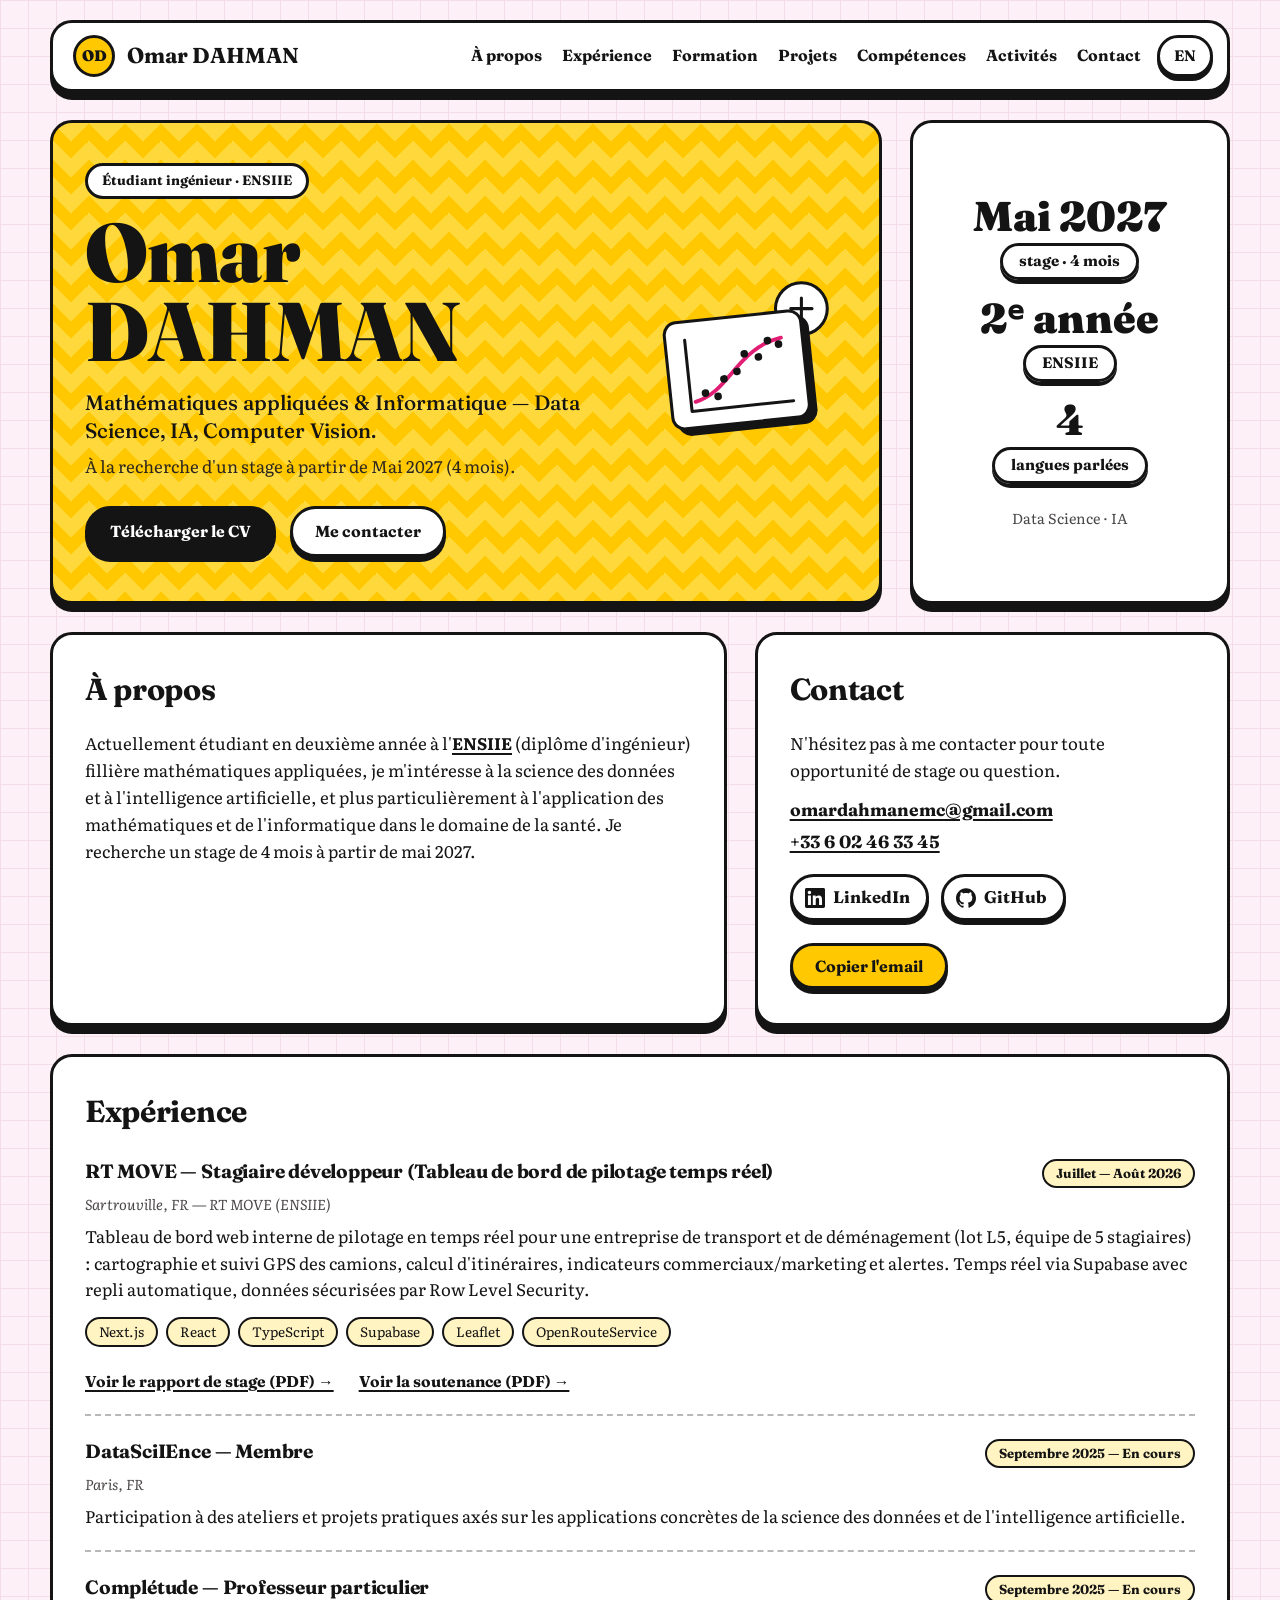
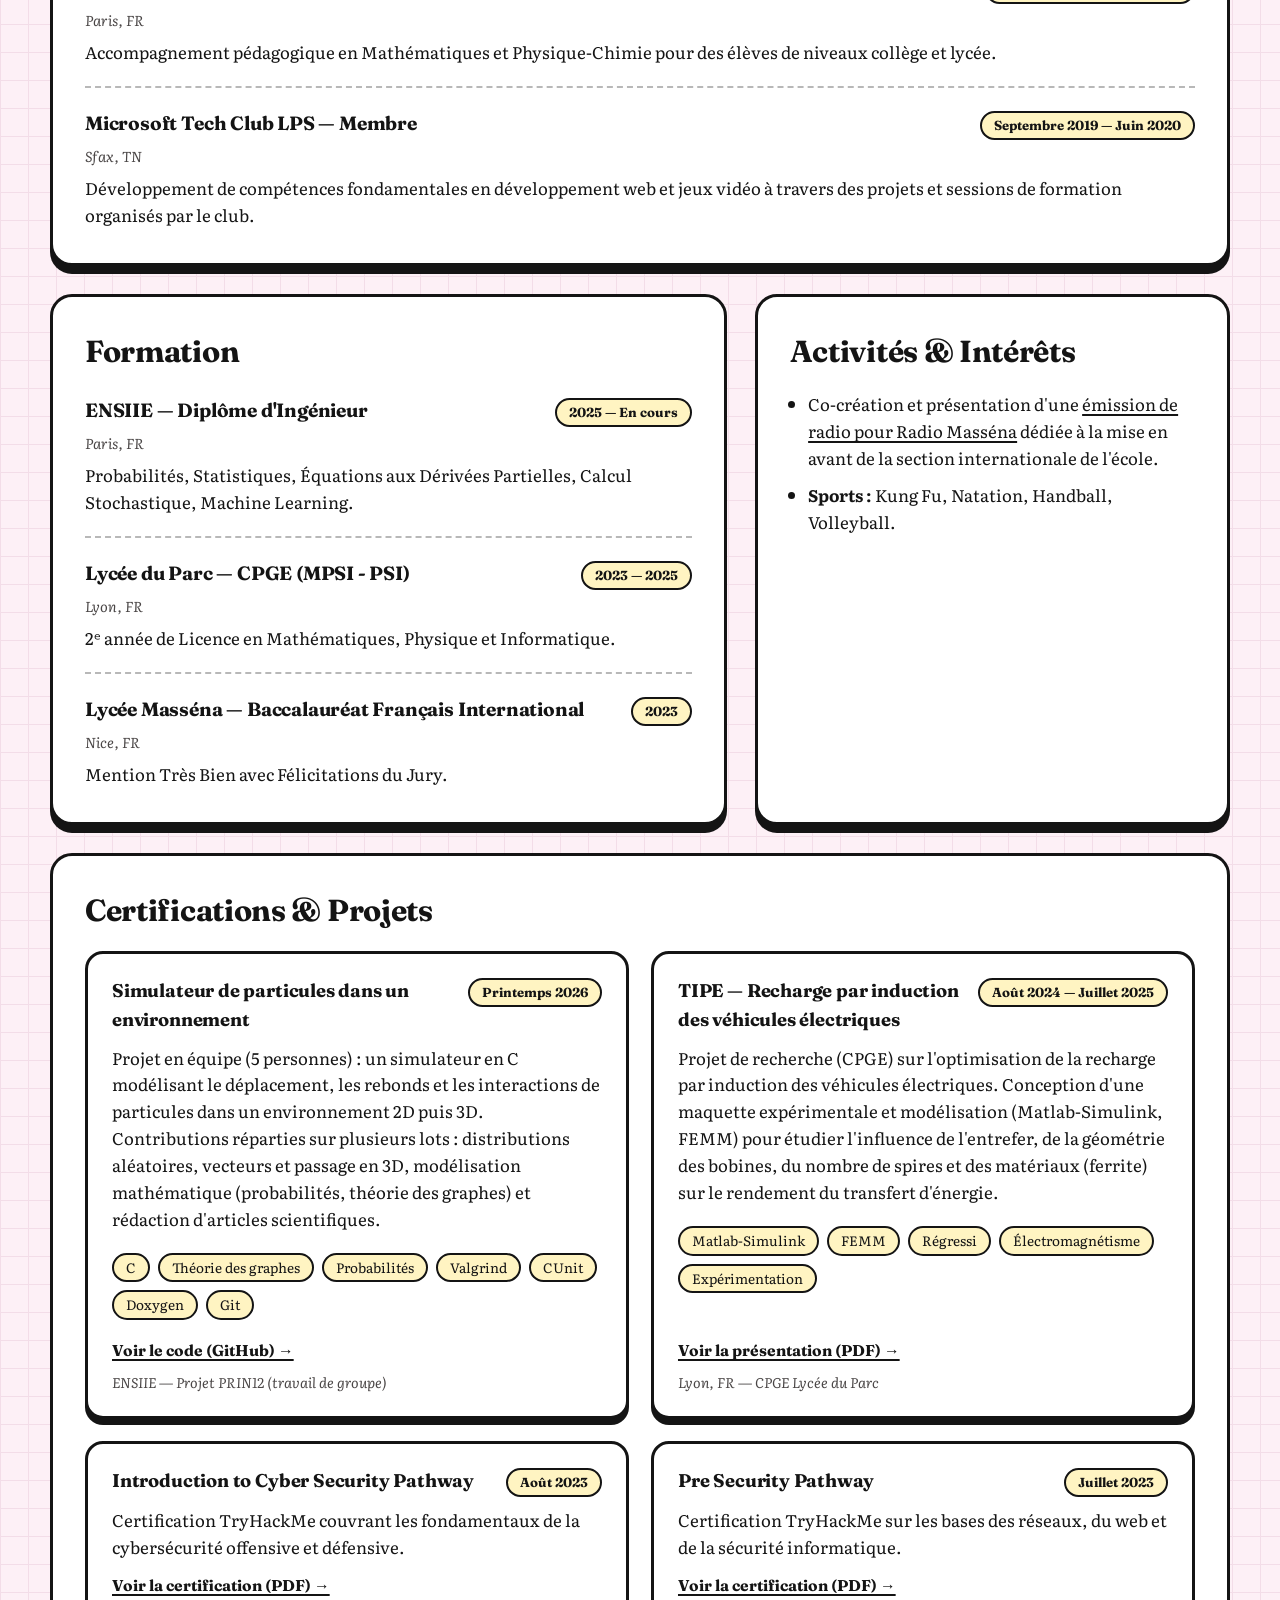
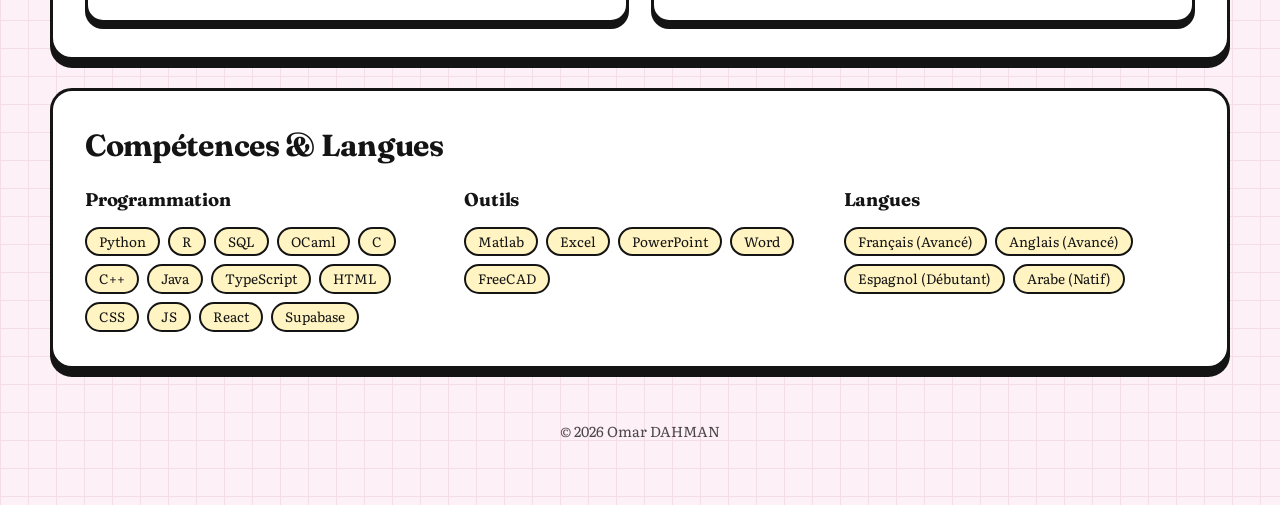
<file: index.html>
<!doctype html>
<html lang="fr">
<head>
<meta charset="UTF-8">
<meta name="viewport" content="width=device-width, initial-scale=1.0">
<title>Omar DAHMAN — Portfolio</title>
<meta name="description" content="Omar DAHMAN — Étudiant ingénieur ENSIIE, Data Science &amp; IA. Portfolio et CV.">
<link rel="icon" href="data:,">
<link rel="preconnect" href="https://fonts.googleapis.com">
<link rel="preconnect" href="https://fonts.gstatic.com" crossorigin>
<link rel="stylesheet" href="https://fonts.googleapis.com/css2?family=Fraunces:opsz,wght@9..144,500;9..144,700;9..144,900&family=Literata:opsz,wght@7..72,400;7..72,600&display=swap">
<link rel="stylesheet" href="styles.css?v=4">
</head>
<body>

<header class="nav">
  <div class="nav-inner">
    <a href="#top" class="nav-name"><span class="nav-logo" aria-hidden="true">OD</span>Omar DAHMAN</a>
    <nav class="nav-links">
      <a href="#about">À propos</a>
      <a href="#experience">Expérience</a>
      <a href="#education">Formation</a>
      <a href="#projects">Projets</a>
      <a href="#skills">Compétences</a>
      <a href="#activities">Activités</a>
      <a href="#contact">Contact</a>
    </nav>
    <a href="index-en.html" class="lang-switch" aria-label="View the English version">EN</a>
  </div>
</header>

<main id="top">

  <section class="hero-row span-12">
    <div class="hero">
      <div class="hero-text">
        <p class="hero-eyebrow">Étudiant ingénieur · ENSIIE</p>
        <h1>Omar DAHMAN</h1>
        <p class="hero-tagline">Mathématiques appliquées &amp; Informatique — Data Science, IA, Computer Vision.</p>
        <p class="hero-sub">À la recherche d'un stage à partir de Mai 2027 (4 mois).</p>
        <div class="hero-actions">
          <a href="assets/CV_Omar_DAHMAN_FR.pdf?v=3" class="btn btn-primary" download>Télécharger le CV</a>
          <a href="#contact" class="btn btn-ghost">Me contacter</a>
        </div>
      </div>
      <div class="hero-art" aria-hidden="true">
        <svg viewBox="0 0 260 240" fill="none" stroke="#141414" stroke-width="4" stroke-linecap="round" stroke-linejoin="round">
          <circle cx="200" cy="52" r="34" fill="#fff"/>
          <path d="M186 52h28M200 38v28" />
          <g transform="rotate(-6 120 140)">
            <rect x="34" y="70" width="180" height="140" rx="16" fill="#141414"/>
            <rect x="26" y="62" width="180" height="140" rx="16" fill="#fff"/>
            <path d="M52 86v94h134" />
            <path d="M58 168c30-6 46-30 68-48s38-22 52-24" stroke="#e11d74" stroke-width="5"/>
            <g fill="#141414" stroke="none">
              <circle cx="72" cy="158" r="5"/><circle cx="88" cy="164" r="5"/><circle cx="98" cy="142" r="5"/>
              <circle cx="116" cy="134" r="5"/><circle cx="128" cy="112" r="5"/><circle cx="146" cy="118" r="5"/>
              <circle cx="160" cy="98" r="5"/><circle cx="174" cy="104" r="5"/>
            </g>
          </g>
        </svg>
      </div>
    </div>
    <aside class="stats">
      <div class="stat"><span class="stat-num">Mai 2027</span><span class="stat-label">stage · 4 mois</span></div>
      <div class="stat"><span class="stat-num">2ᵉ année</span><span class="stat-label">ENSIIE</span></div>
      <div class="stat"><span class="stat-num">4</span><span class="stat-label">langues parlées</span></div>
      <p class="stats-foot">Data Science · IA</p>
    </aside>
  </section>

  <section id="about" class="section span-7">
    <h2>À propos</h2>
    <p>
      Actuellement étudiant en deuxième année à l'<a href="https://www.ensiie.fr/" target="_blank" rel="noopener"><strong>ENSIIE</strong></a> (diplôme d'ingénieur) fillière mathématiques appliquées, je m'intéresse
      à la science des données et à l'intelligence artificielle, et plus particulièrement à l'application des mathématiques et de l'informatique dans le domaine de la santé. Je recherche un stage de 4 mois à partir de mai 2027.
    </p>
  </section>

  <section id="contact" class="section span-5">
    <h2>Contact</h2>
    <p>N'hésitez pas à me contacter pour toute opportunité de stage ou question.</p>
    <div class="contact-links">
      <a href="mailto:omardahmanemc@gmail.com">omardahmanemc@gmail.com</a>
      <a href="tel:+33602463345">+33 6 02 46 33 45</a>
    </div>
    <div class="socials">
      <a class="social" href="https://www.linkedin.com/in/omar-dahman-4181222b3/" target="_blank" rel="noopener"><svg viewBox="0 0 24 24" aria-hidden="true"><path d="M20.447 20.452h-3.554v-5.569c0-1.328-.027-3.037-1.852-3.037-1.853 0-2.136 1.445-2.136 2.939v5.667H9.351V9h3.414v1.561h.046c.477-.73 1.637-1.68 3.37-1.68 3.601 0 4.267 2.37 4.267 5.455v6.286zM5.337 7.433c-1.144 0-2.063-.926-2.063-2.065 0-1.138.92-2.063 2.063-2.063 1.14 0 2.064.925 2.064 2.063 0 1.139-.925 2.065-2.064 2.065zm1.782 13.019H3.555V9h3.564v11.452zM22.225 0H1.771C.792 0 0 .774 0 1.729v20.542C0 23.227.792 24 1.771 24h20.451C23.2 24 24 23.227 24 22.271V1.729C24 .774 23.2 0 22.222 0h.003z"/></svg>LinkedIn</a>
      <a class="social" href="https://github.com/omar-dahman" target="_blank" rel="noopener"><svg viewBox="0 0 24 24" aria-hidden="true"><path d="M12 .297c-6.63 0-12 5.373-12 12 0 5.303 3.438 9.8 8.205 11.385.6.113.82-.258.82-.577 0-.285-.01-1.04-.015-2.04-3.338.724-4.042-1.61-4.042-1.61C4.422 18.07 3.633 17.7 3.633 17.7c-1.087-.744.084-.729.084-.729 1.205.084 1.838 1.236 1.838 1.236 1.07 1.835 2.809 1.305 3.495.998.108-.776.417-1.305.76-1.605-2.665-.3-5.466-1.332-5.466-5.93 0-1.31.465-2.38 1.235-3.22-.135-.303-.54-1.523.105-3.176 0 0 1.005-.322 3.3 1.23.96-.267 1.98-.399 3-.405 1.02.006 2.04.138 3 .405 2.28-1.552 3.285-1.23 3.285-1.23.645 1.653.24 2.873.12 3.176.765.84 1.23 1.91 1.23 3.22 0 4.61-2.805 5.625-5.475 5.92.42.36.81 1.096.81 2.22 0 1.606-.015 2.896-.015 3.286 0 .315.21.69.825.57C20.565 22.092 24 17.592 24 12.297c0-6.627-5.373-12-12-12"/></svg>GitHub</a>
    </div>
    <button class="btn btn-yellow copy-btn" type="button" data-copy="omardahmanemc@gmail.com" data-done="Copié !">Copier l'email</button>
  </section>

  <section id="experience" class="section span-12">
    <h2>Expérience</h2>
    <ul class="timeline">
      <li>
        <div class="timeline-head">
          <h3>RT MOVE — Stagiaire développeur (Tableau de bord de pilotage temps réel)</h3>
          <span class="timeline-date">Juillet — Août 2026</span>
        </div>
        <p class="timeline-loc">Sartrouville, FR — RT MOVE (ENSIIE)</p>
        <p>Tableau de bord web interne de pilotage en temps réel pour une entreprise de transport et de déménagement (lot L5, équipe de 5 stagiaires) : cartographie et suivi GPS des camions, calcul d'itinéraires, indicateurs commerciaux/marketing et alertes. Temps réel via Supabase avec repli automatique, données sécurisées par Row Level Security.</p>
        <ul class="card-tech">
          <li>Next.js</li><li>React</li><li>TypeScript</li><li>Supabase</li><li>Leaflet</li><li>OpenRouteService</li>
        </ul>
        <a class="card-link" href="assets/Rapport_stage_RT_MOVE_Omar_DAHMAN_FR.pdf?v=2" target="_blank" rel="noopener">Voir le rapport de stage (PDF) →</a>
        <a class="card-link" href="assets/Soutenance_stage_RT_MOVE_Omar_DAHMAN.pdf" target="_blank" rel="noopener">Voir la soutenance (PDF) →</a>
      </li>
      <li>
        <div class="timeline-head">
          <h3>DataSciIEnce — Membre</h3>
          <span class="timeline-date">Septembre 2025 — En cours</span>
        </div>
        <p class="timeline-loc">Paris, FR</p>
        <p>Participation à des ateliers et projets pratiques axés sur les applications concrètes de la science des données et de l'intelligence artificielle.</p>
      </li>
      <li>
        <div class="timeline-head">
          <h3>Complétude — Professeur particulier</h3>
          <span class="timeline-date">Septembre 2025 — En cours</span>
        </div>
        <p class="timeline-loc">Paris, FR</p>
        <p>Accompagnement pédagogique en Mathématiques et Physique-Chimie pour des élèves de niveaux collège et lycée.</p>
      </li>
      <li>
        <div class="timeline-head">
          <h3>Microsoft Tech Club LPS — Membre</h3>
          <span class="timeline-date">Septembre 2019 — Juin 2020</span>
        </div>
        <p class="timeline-loc">Sfax, TN</p>
        <p>Développement de compétences fondamentales en développement web et jeux vidéo à travers des projets et sessions de formation organisés par le club.</p>
      </li>
    </ul>
  </section>

  <section id="education" class="section span-7">
    <h2>Formation</h2>
    <ul class="timeline">
      <li>
        <div class="timeline-head">
          <h3>ENSIIE — Diplôme d'Ingénieur</h3>
          <span class="timeline-date">2025 — En cours</span>
        </div>
        <p class="timeline-loc">Paris, FR</p>
        <p>Probabilités, Statistiques, Équations aux Dérivées Partielles, Calcul Stochastique, Machine Learning.</p>
      </li>
      <li>
        <div class="timeline-head">
          <h3>Lycée du Parc — CPGE (MPSI - PSI)</h3>
          <span class="timeline-date">2023 — 2025</span>
        </div>
        <p class="timeline-loc">Lyon, FR</p>
        <p>2ᵉ année de Licence en Mathématiques, Physique et Informatique.</p>
      </li>
      <li>
        <div class="timeline-head">
          <h3>Lycée Masséna — Baccalauréat Français International</h3>
          <span class="timeline-date">2023</span>
        </div>
        <p class="timeline-loc">Nice, FR</p>
        <p>Mention Très Bien avec Félicitations du Jury.</p>
      </li>
    </ul>
  </section>

  <section id="activities" class="section span-5">
    <h2>Activités &amp; Intérêts</h2>
    <ul class="activities-list">
      <li>Co-création et présentation d'une <a href="https://www.lycee-massena.fr/vie-de-letablissement/#vie_webradio" target="_blank" rel="noopener">émission de radio pour Radio Masséna</a> dédiée à la mise en avant de la section internationale de l'école.</li>
      <li><strong>Sports :</strong> Kung Fu, Natation, Handball, Volleyball.</li>
    </ul>
  </section>

  <section id="projects" class="section span-12">
    <h2>Certifications &amp; Projets</h2>
    <div class="cards">
      <article class="card">
        <div class="card-head">
          <h3>Simulateur de particules dans un environnement</h3>
          <span class="timeline-date">Printemps 2026</span>
        </div>
        <p>Projet en équipe (5 personnes) : un simulateur en C modélisant le déplacement, les rebonds et les interactions de particules dans un environnement 2D puis 3D. Contributions réparties sur plusieurs lots : distributions aléatoires, vecteurs et passage en 3D, modélisation mathématique (probabilités, théorie des graphes) et rédaction d'articles scientifiques.</p>
        <ul class="card-tech">
          <li>C</li><li>Théorie des graphes</li><li>Probabilités</li><li>Valgrind</li><li>CUnit</li><li>Doxygen</li><li>Git</li>
        </ul>
        <a class="card-link" href="https://github.com/omar-dahman/simulateur-particules" target="_blank" rel="noopener">Voir le code (GitHub) →</a>
        <p class="card-loc">ENSIIE — Projet PRIN12 (travail de groupe)</p>
      </article>
      <article class="card">
        <div class="card-head">
          <h3>TIPE — Recharge par induction des véhicules électriques</h3>
          <span class="timeline-date">Août 2024 — Juillet 2025</span>
        </div>
        <p>Projet de recherche (CPGE) sur l'optimisation de la recharge par induction des véhicules électriques. Conception d'une maquette expérimentale et modélisation (Matlab-Simulink, FEMM) pour étudier l'influence de l'entrefer, de la géométrie des bobines, du nombre de spires et des matériaux (ferrite) sur le rendement du transfert d'énergie.</p>
        <ul class="card-tech">
          <li>Matlab-Simulink</li><li>FEMM</li><li>Régressi</li><li>Électromagnétisme</li><li>Expérimentation</li>
        </ul>
        <a class="card-link" href="assets/Presentation_TIPE_Omar_DAHMAN.pdf" target="_blank" rel="noopener">Voir la présentation (PDF) →</a>
        <p class="card-loc">Lyon, FR — CPGE Lycée du Parc</p>
      </article>
      <article class="card">
        <div class="card-head">
          <h3>Introduction to Cyber Security Pathway</h3>
          <span class="timeline-date">Août 2023</span>
        </div>
        <p>Certification TryHackMe couvrant les fondamentaux de la cybersécurité offensive et défensive.</p>
        <a class="card-link" href="https://tryhackme-certificates.s3-eu-west-1.amazonaws.com/THM-2MF6ZAAWXB.pdf" target="_blank" rel="noopener">Voir la certification (PDF) →</a>
      </article>
      <article class="card">
        <div class="card-head">
          <h3>Pre Security Pathway</h3>
          <span class="timeline-date">Juillet 2023</span>
        </div>
        <p>Certification TryHackMe sur les bases des réseaux, du web et de la sécurité informatique.</p>
        <a class="card-link" href="https://tryhackme-certificates.s3-eu-west-1.amazonaws.com/THM-TCPQTWSSPC.pdf" target="_blank" rel="noopener">Voir la certification (PDF) →</a>
      </article>
    </div>
  </section>

  <section id="skills" class="section span-12">
    <h2>Compétences &amp; Langues</h2>
    <div class="skills-grid">
      <div class="skill-group">
        <h3>Programmation</h3>
        <ul class="tags">
          <li>Python</li><li>R</li><li>SQL</li><li>OCaml</li><li>C</li><li>C++</li><li>Java</li><li>TypeScript</li><li>HTML</li><li>CSS</li><li>JS</li><li>React</li><li>Supabase</li>
        </ul>
      </div>
      <div class="skill-group">
        <h3>Outils</h3>
        <ul class="tags">
          <li>Matlab</li><li>Excel</li><li>PowerPoint</li><li>Word</li><li>FreeCAD</li>
        </ul>
      </div>
      <div class="skill-group">
        <h3>Langues</h3>
        <ul class="tags">
          <li>Français (Avancé)</li><li>Anglais (Avancé)</li><li>Espagnol (Débutant)</li><li>Arabe (Natif)</li>
        </ul>
      </div>
    </div>
  </section>

</main>

<footer class="footer">
  <p>© <span id="year"></span> Omar DAHMAN</p>
</footer>

<script src="script.js"></script>
</body>
</html>
</file>
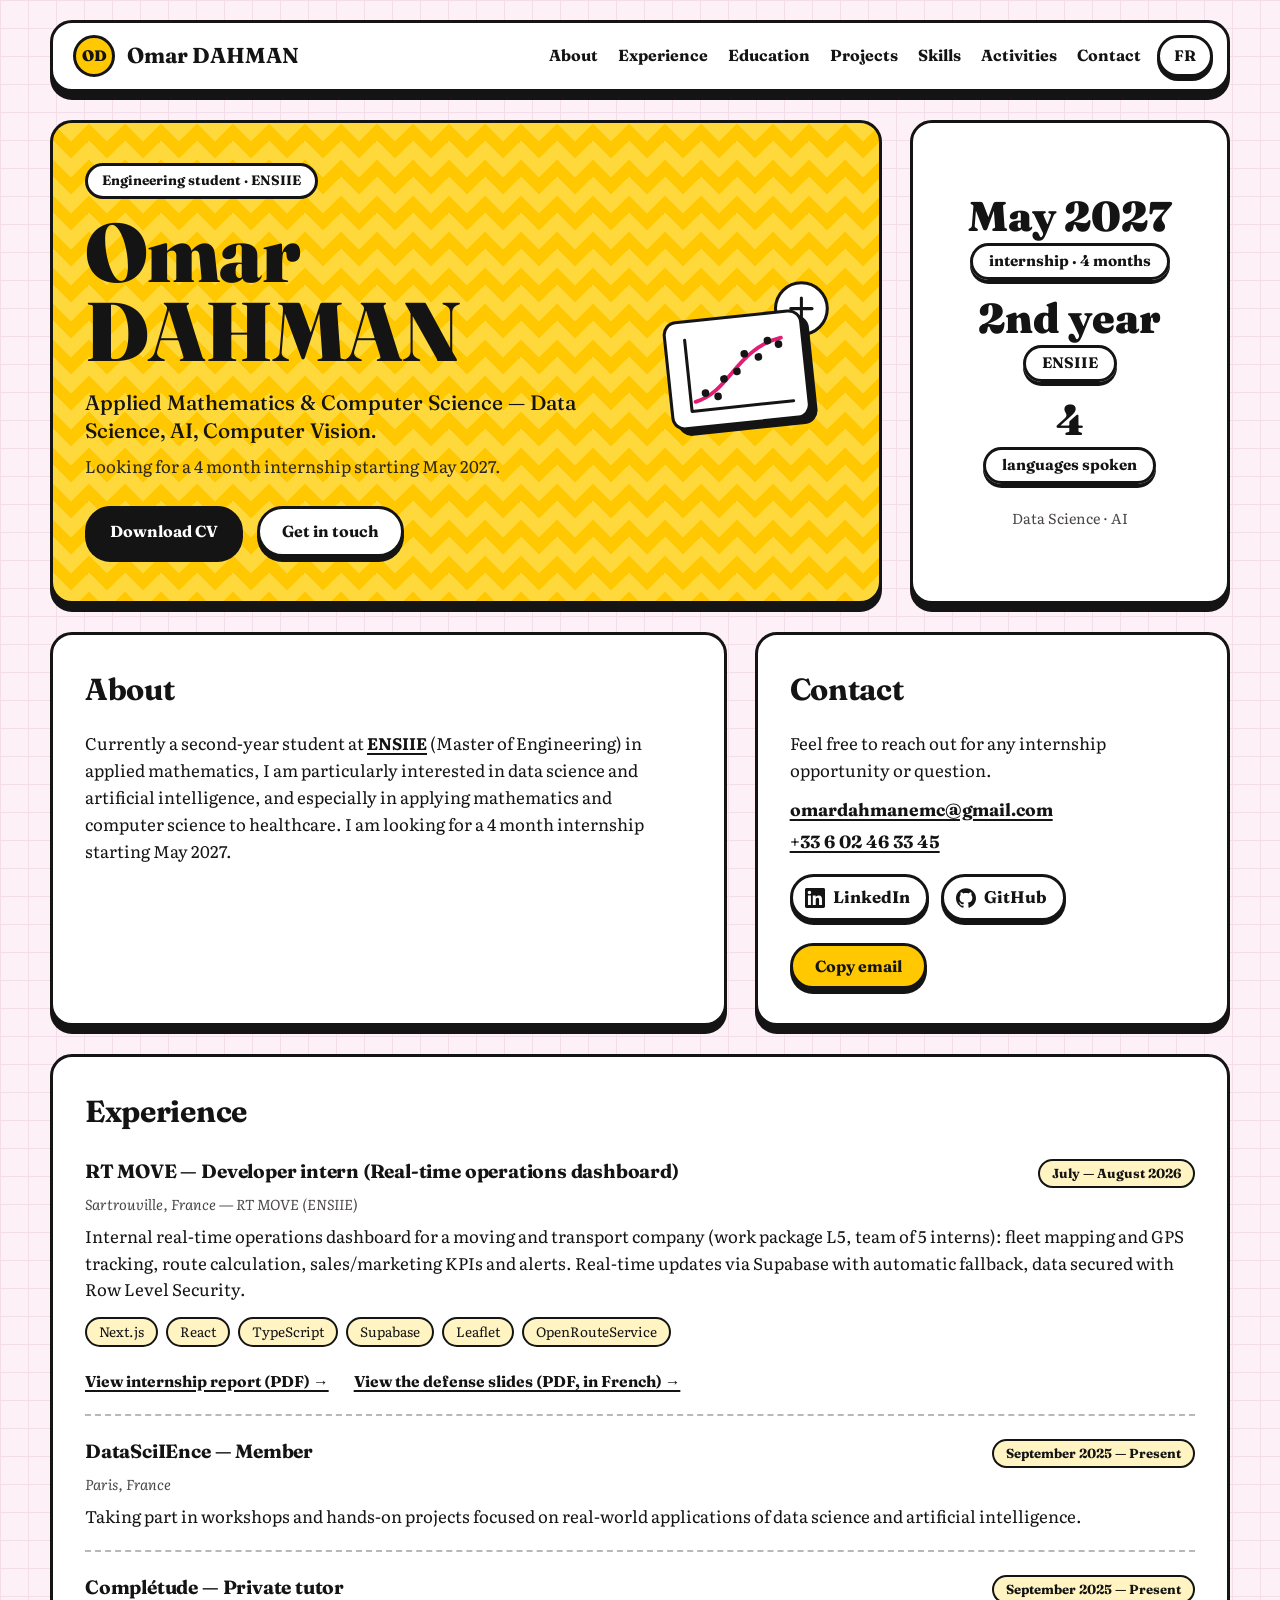
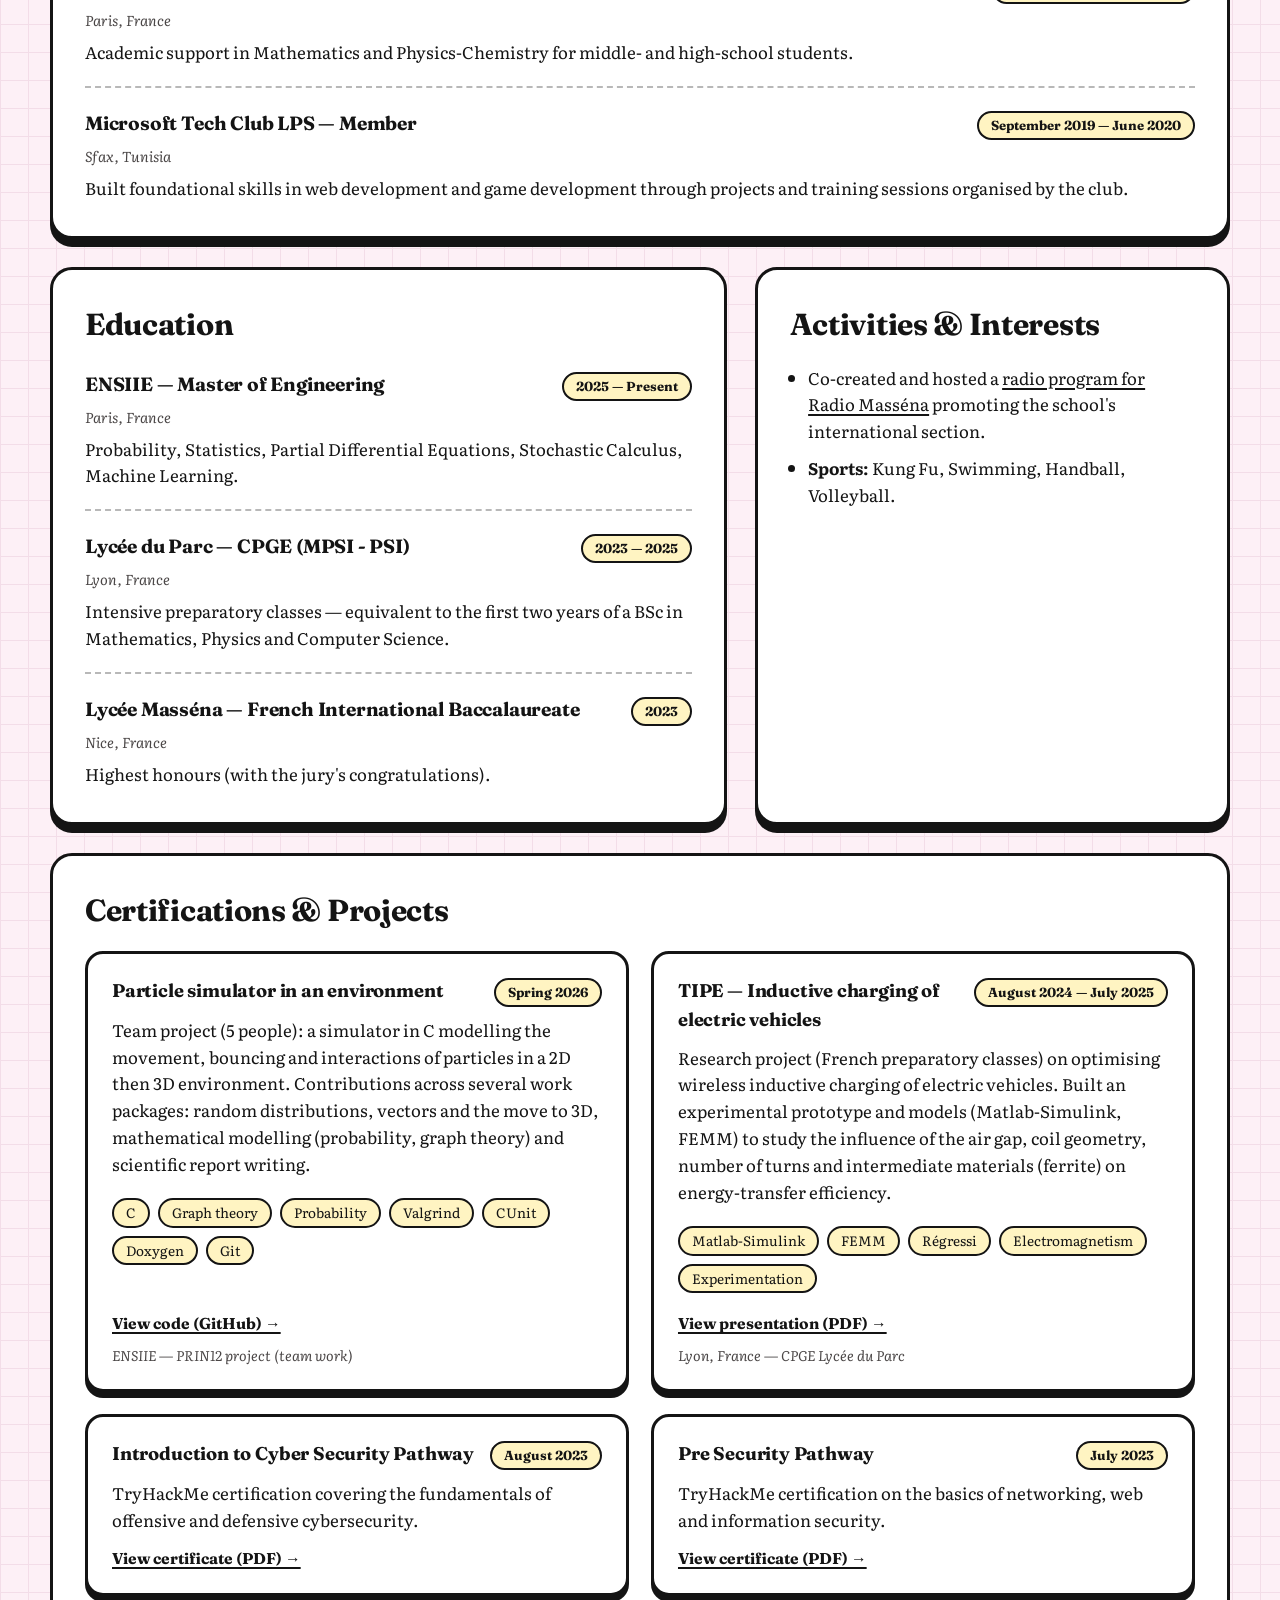
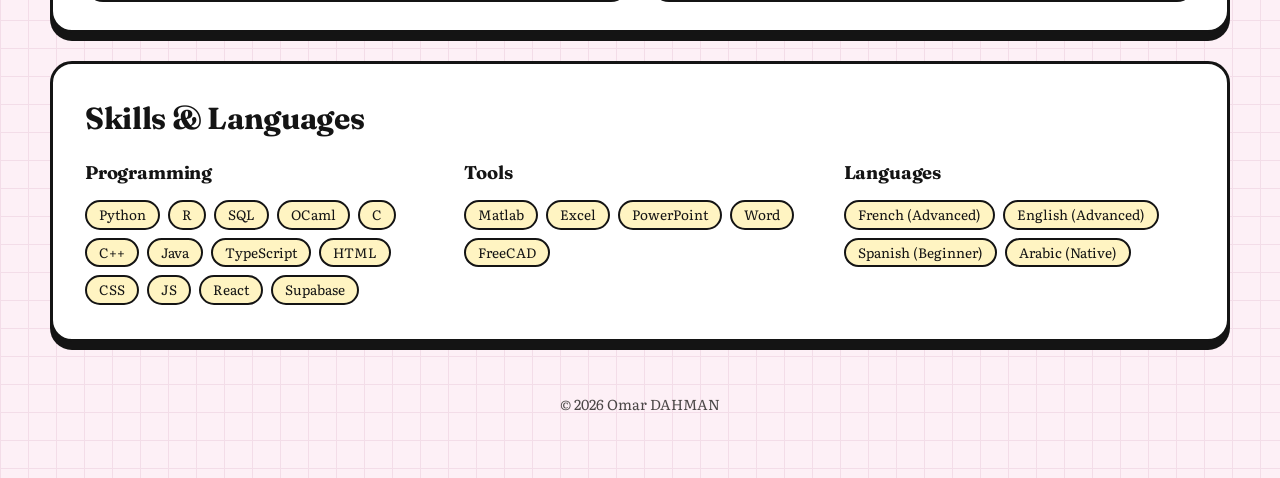
<file: index-en.html>
<!doctype html>
<html lang="en">
<head>
<meta charset="UTF-8">
<meta name="viewport" content="width=device-width, initial-scale=1.0">
<title>Omar DAHMAN — Portfolio</title>
<meta name="description" content="Omar DAHMAN — Engineering student at ENSIIE, Data Science &amp; AI. Portfolio and CV.">
<link rel="icon" href="data:,">
<link rel="preconnect" href="https://fonts.googleapis.com">
<link rel="preconnect" href="https://fonts.gstatic.com" crossorigin>
<link rel="stylesheet" href="https://fonts.googleapis.com/css2?family=Fraunces:opsz,wght@9..144,500;9..144,700;9..144,900&family=Literata:opsz,wght@7..72,400;7..72,600&display=swap">
<link rel="stylesheet" href="styles.css?v=4">
</head>
<body>

<header class="nav">
  <div class="nav-inner">
    <a href="#top" class="nav-name"><span class="nav-logo" aria-hidden="true">OD</span>Omar DAHMAN</a>
    <nav class="nav-links">
      <a href="#about">About</a>
      <a href="#experience">Experience</a>
      <a href="#education">Education</a>
      <a href="#projects">Projects</a>
      <a href="#skills">Skills</a>
      <a href="#activities">Activities</a>
      <a href="#contact">Contact</a>
    </nav>
    <a href="index.html" class="lang-switch" aria-label="Voir la version française">FR</a>
  </div>
</header>

<main id="top">

  <section class="hero-row span-12">
    <div class="hero">
      <div class="hero-text">
        <p class="hero-eyebrow">Engineering student · ENSIIE</p>
        <h1>Omar DAHMAN</h1>
        <p class="hero-tagline">Applied Mathematics &amp; Computer Science — Data Science, AI, Computer Vision.</p>
        <p class="hero-sub">Looking for a 4 month internship starting May 2027.</p>
        <div class="hero-actions">
          <a href="assets/CV_Omar_DAHMAN_EN.pdf?v=3" class="btn btn-primary" download>Download CV</a>
          <a href="#contact" class="btn btn-ghost">Get in touch</a>
        </div>
      </div>
      <div class="hero-art" aria-hidden="true">
        <svg viewBox="0 0 260 240" fill="none" stroke="#141414" stroke-width="4" stroke-linecap="round" stroke-linejoin="round">
          <circle cx="200" cy="52" r="34" fill="#fff"/>
          <path d="M186 52h28M200 38v28" />
          <g transform="rotate(-6 120 140)">
            <rect x="34" y="70" width="180" height="140" rx="16" fill="#141414"/>
            <rect x="26" y="62" width="180" height="140" rx="16" fill="#fff"/>
            <path d="M52 86v94h134" />
            <path d="M58 168c30-6 46-30 68-48s38-22 52-24" stroke="#e11d74" stroke-width="5"/>
            <g fill="#141414" stroke="none">
              <circle cx="72" cy="158" r="5"/><circle cx="88" cy="164" r="5"/><circle cx="98" cy="142" r="5"/>
              <circle cx="116" cy="134" r="5"/><circle cx="128" cy="112" r="5"/><circle cx="146" cy="118" r="5"/>
              <circle cx="160" cy="98" r="5"/><circle cx="174" cy="104" r="5"/>
            </g>
          </g>
        </svg>
      </div>
    </div>
    <aside class="stats">
      <div class="stat"><span class="stat-num">May 2027</span><span class="stat-label">internship · 4 months</span></div>
      <div class="stat"><span class="stat-num">2nd year</span><span class="stat-label">ENSIIE</span></div>
      <div class="stat"><span class="stat-num">4</span><span class="stat-label">languages spoken</span></div>
      <p class="stats-foot">Data Science · AI</p>
    </aside>
  </section>

  <section id="about" class="section span-7">
    <h2>About</h2>
    <p>
      Currently a second-year student at <a href="https://www.ensiie.fr/en" target="_blank" rel="noopener"><strong>ENSIIE</strong></a> (Master of Engineering) in applied mathematics, I am
      particularly interested in data science and artificial intelligence, and especially in applying mathematics and computer science to healthcare. I am looking for a 4 month internship starting May 2027.
    </p>
  </section>

  <section id="contact" class="section span-5">
    <h2>Contact</h2>
    <p>Feel free to reach out for any internship opportunity or question.</p>
    <div class="contact-links">
      <a href="mailto:omardahmanemc@gmail.com">omardahmanemc@gmail.com</a>
      <a href="tel:+33602463345">+33 6 02 46 33 45</a>
    </div>
    <div class="socials">
      <a class="social" href="https://www.linkedin.com/in/omar-dahman-4181222b3/" target="_blank" rel="noopener"><svg viewBox="0 0 24 24" aria-hidden="true"><path d="M20.447 20.452h-3.554v-5.569c0-1.328-.027-3.037-1.852-3.037-1.853 0-2.136 1.445-2.136 2.939v5.667H9.351V9h3.414v1.561h.046c.477-.73 1.637-1.68 3.37-1.68 3.601 0 4.267 2.37 4.267 5.455v6.286zM5.337 7.433c-1.144 0-2.063-.926-2.063-2.065 0-1.138.92-2.063 2.063-2.063 1.14 0 2.064.925 2.064 2.063 0 1.139-.925 2.065-2.064 2.065zm1.782 13.019H3.555V9h3.564v11.452zM22.225 0H1.771C.792 0 0 .774 0 1.729v20.542C0 23.227.792 24 1.771 24h20.451C23.2 24 24 23.227 24 22.271V1.729C24 .774 23.2 0 22.222 0h.003z"/></svg>LinkedIn</a>
      <a class="social" href="https://github.com/omar-dahman" target="_blank" rel="noopener"><svg viewBox="0 0 24 24" aria-hidden="true"><path d="M12 .297c-6.63 0-12 5.373-12 12 0 5.303 3.438 9.8 8.205 11.385.6.113.82-.258.82-.577 0-.285-.01-1.04-.015-2.04-3.338.724-4.042-1.61-4.042-1.61C4.422 18.07 3.633 17.7 3.633 17.7c-1.087-.744.084-.729.084-.729 1.205.084 1.838 1.236 1.838 1.236 1.07 1.835 2.809 1.305 3.495.998.108-.776.417-1.305.76-1.605-2.665-.3-5.466-1.332-5.466-5.93 0-1.31.465-2.38 1.235-3.22-.135-.303-.54-1.523.105-3.176 0 0 1.005-.322 3.3 1.23.96-.267 1.98-.399 3-.405 1.02.006 2.04.138 3 .405 2.28-1.552 3.285-1.23 3.285-1.23.645 1.653.24 2.873.12 3.176.765.84 1.23 1.91 1.23 3.22 0 4.61-2.805 5.625-5.475 5.92.42.36.81 1.096.81 2.22 0 1.606-.015 2.896-.015 3.286 0 .315.21.69.825.57C20.565 22.092 24 17.592 24 12.297c0-6.627-5.373-12-12-12"/></svg>GitHub</a>
    </div>
    <button class="btn btn-yellow copy-btn" type="button" data-copy="omardahmanemc@gmail.com" data-done="Copied!">Copy email</button>
  </section>

  <section id="experience" class="section span-12">
    <h2>Experience</h2>
    <ul class="timeline">
      <li>
        <div class="timeline-head">
          <h3>RT MOVE — Developer intern (Real-time operations dashboard)</h3>
          <span class="timeline-date">July — August 2026</span>
        </div>
        <p class="timeline-loc">Sartrouville, France — RT MOVE (ENSIIE)</p>
        <p>Internal real-time operations dashboard for a moving and transport company (work package L5, team of 5 interns): fleet mapping and GPS tracking, route calculation, sales/marketing KPIs and alerts. Real-time updates via Supabase with automatic fallback, data secured with Row Level Security.</p>
        <ul class="card-tech">
          <li>Next.js</li><li>React</li><li>TypeScript</li><li>Supabase</li><li>Leaflet</li><li>OpenRouteService</li>
        </ul>
        <a class="card-link" href="assets/Rapport_stage_RT_MOVE_Omar_DAHMAN_EN.pdf?v=2" target="_blank" rel="noopener">View internship report (PDF) →</a>
        <a class="card-link" href="assets/Soutenance_stage_RT_MOVE_Omar_DAHMAN.pdf" target="_blank" rel="noopener">View the defense slides (PDF, in French) →</a>
      </li>
      <li>
        <div class="timeline-head">
          <h3>DataSciIEnce — Member</h3>
          <span class="timeline-date">September 2025 — Present</span>
        </div>
        <p class="timeline-loc">Paris, France</p>
        <p>Taking part in workshops and hands-on projects focused on real-world applications of data science and artificial intelligence.</p>
      </li>
      <li>
        <div class="timeline-head">
          <h3>Complétude — Private tutor</h3>
          <span class="timeline-date">September 2025 — Present</span>
        </div>
        <p class="timeline-loc">Paris, France</p>
        <p>Academic support in Mathematics and Physics-Chemistry for middle- and high-school students.</p>
      </li>
      <li>
        <div class="timeline-head">
          <h3>Microsoft Tech Club LPS — Member</h3>
          <span class="timeline-date">September 2019 — June 2020</span>
        </div>
        <p class="timeline-loc">Sfax, Tunisia</p>
        <p>Built foundational skills in web development and game development through projects and training sessions organised by the club.</p>
      </li>
    </ul>
  </section>

  <section id="education" class="section span-7">
    <h2>Education</h2>
    <ul class="timeline">
      <li>
        <div class="timeline-head">
          <h3>ENSIIE — Master of Engineering</h3>
          <span class="timeline-date">2025 — Present</span>
        </div>
        <p class="timeline-loc">Paris, France</p>
        <p>Probability, Statistics, Partial Differential Equations, Stochastic Calculus, Machine Learning.</p>
      </li>
      <li>
        <div class="timeline-head">
          <h3>Lycée du Parc — CPGE (MPSI - PSI)</h3>
          <span class="timeline-date">2023 — 2025</span>
        </div>
        <p class="timeline-loc">Lyon, France</p>
        <p>Intensive preparatory classes — equivalent to the first two years of a BSc in Mathematics, Physics and Computer Science.</p>
      </li>
      <li>
        <div class="timeline-head">
          <h3>Lycée Masséna — French International Baccalaureate</h3>
          <span class="timeline-date">2023</span>
        </div>
        <p class="timeline-loc">Nice, France</p>
        <p>Highest honours (with the jury's congratulations).</p>
      </li>
    </ul>
  </section>

  <section id="activities" class="section span-5">
    <h2>Activities &amp; Interests</h2>
    <ul class="activities-list">
      <li>Co-created and hosted a <a href="https://www.lycee-massena.fr/vie-de-letablissement/#vie_webradio" target="_blank" rel="noopener">radio program for Radio Masséna</a> promoting the school's international section.</li>
      <li><strong>Sports:</strong> Kung Fu, Swimming, Handball, Volleyball.</li>
    </ul>
  </section>

  <section id="projects" class="section span-12">
    <h2>Certifications &amp; Projects</h2>
    <div class="cards">
      <article class="card">
        <div class="card-head">
          <h3>Particle simulator in an environment</h3>
          <span class="timeline-date">Spring 2026</span>
        </div>
        <p>Team project (5 people): a simulator in C modelling the movement, bouncing and interactions of particles in a 2D then 3D environment. Contributions across several work packages: random distributions, vectors and the move to 3D, mathematical modelling (probability, graph theory) and scientific report writing.</p>
        <ul class="card-tech">
          <li>C</li><li>Graph theory</li><li>Probability</li><li>Valgrind</li><li>CUnit</li><li>Doxygen</li><li>Git</li>
        </ul>
        <a class="card-link" href="https://github.com/omar-dahman/simulateur-particules" target="_blank" rel="noopener">View code (GitHub) →</a>
        <p class="card-loc">ENSIIE — PRIN12 project (team work)</p>
      </article>
      <article class="card">
        <div class="card-head">
          <h3>TIPE — Inductive charging of electric vehicles</h3>
          <span class="timeline-date">August 2024 — July 2025</span>
        </div>
        <p>Research project (French preparatory classes) on optimising wireless inductive charging of electric vehicles. Built an experimental prototype and models (Matlab-Simulink, FEMM) to study the influence of the air gap, coil geometry, number of turns and intermediate materials (ferrite) on energy-transfer efficiency.</p>
        <ul class="card-tech">
          <li>Matlab-Simulink</li><li>FEMM</li><li>Régressi</li><li>Electromagnetism</li><li>Experimentation</li>
        </ul>
        <a class="card-link" href="assets/Presentation_TIPE_Omar_DAHMAN.pdf" target="_blank" rel="noopener">View presentation (PDF) →</a>
        <p class="card-loc">Lyon, France — CPGE Lycée du Parc</p>
      </article>
      <article class="card">
        <div class="card-head">
          <h3>Introduction to Cyber Security Pathway</h3>
          <span class="timeline-date">August 2023</span>
        </div>
        <p>TryHackMe certification covering the fundamentals of offensive and defensive cybersecurity.</p>
        <a class="card-link" href="https://tryhackme-certificates.s3-eu-west-1.amazonaws.com/THM-2MF6ZAAWXB.pdf" target="_blank" rel="noopener">View certificate (PDF) →</a>
      </article>
      <article class="card">
        <div class="card-head">
          <h3>Pre Security Pathway</h3>
          <span class="timeline-date">July 2023</span>
        </div>
        <p>TryHackMe certification on the basics of networking, web and information security.</p>
        <a class="card-link" href="https://tryhackme-certificates.s3-eu-west-1.amazonaws.com/THM-TCPQTWSSPC.pdf" target="_blank" rel="noopener">View certificate (PDF) →</a>
      </article>
    </div>
  </section>

  <section id="skills" class="section span-12">
    <h2>Skills &amp; Languages</h2>
    <div class="skills-grid">
      <div class="skill-group">
        <h3>Programming</h3>
        <ul class="tags">
          <li>Python</li><li>R</li><li>SQL</li><li>OCaml</li><li>C</li><li>C++</li><li>Java</li><li>TypeScript</li><li>HTML</li><li>CSS</li><li>JS</li><li>React</li><li>Supabase</li>
        </ul>
      </div>
      <div class="skill-group">
        <h3>Tools</h3>
        <ul class="tags">
          <li>Matlab</li><li>Excel</li><li>PowerPoint</li><li>Word</li><li>FreeCAD</li>
        </ul>
      </div>
      <div class="skill-group">
        <h3>Languages</h3>
        <ul class="tags">
          <li>French (Advanced)</li><li>English (Advanced)</li><li>Spanish (Beginner)</li><li>Arabic (Native)</li>
        </ul>
      </div>
    </div>
  </section>

</main>

<footer class="footer">
  <p>© <span id="year"></span> Omar DAHMAN</p>
</footer>

<script src="script.js"></script>
</body>
</html>
</file>
<file: styles.css>
:root {
  --bg: #fdf0f6;
  --grid-line: #f3dde8;
  --surface: #ffffff;
  --text: #141414;
  --text-muted: #4a4646;
  --ink: #141414;          /* bordures + ombres */
  --accent: #ffc800;       /* jaune */
  --accent-2: #ffd93b;     /* motif du hero */
  --accent-text: #141414;
  --pink: #e11d74;
  --chip: #fff4c2;
  --max-width: 1180px;
  --radius: 22px;
  --border-w: 3px;
  --shadow: 0 8px 0 var(--ink);
  --font-display: 'Fraunces', 'Iowan Old Style', Georgia, serif;
  --font-body: 'Literata', 'Palatino Linotype', Georgia, serif;
}

* { box-sizing: border-box; }

html { scroll-behavior: smooth; scroll-padding-top: 24px; }

body {
  margin: 0;
  background-color: var(--bg);
  background-image:
    linear-gradient(var(--grid-line) 1px, transparent 1px),
    linear-gradient(90deg, var(--grid-line) 1px, transparent 1px);
  background-size: 28px 28px;
  color: var(--text);
  font-family: var(--font-body);
  font-size: 1.05rem;
  line-height: 1.6;
  -webkit-font-smoothing: antialiased;
}

h1, h2, h3 {
  font-family: var(--font-display);
  font-weight: 700;
  color: var(--text);
  margin: 0;
  letter-spacing: -0.01em;
}

a { color: var(--text); text-decoration-thickness: 2px; text-underline-offset: 3px; }
a:hover { color: var(--pink); }

/* Carte « brutaliste » commune */
.nav-inner,
.hero,
.stats,
.section {
  background: var(--surface);
  border: var(--border-w) solid var(--ink);
  border-radius: var(--radius);
  box-shadow: var(--shadow);
}

/* Nav */
.nav {
  padding: 20px 24px 0;
}

.nav-inner {
  max-width: var(--max-width);
  margin: 0 auto;
  padding: 12px 14px 12px 20px;
  display: flex;
  align-items: center;
  gap: 16px;
}

.nav-name {
  display: flex;
  align-items: center;
  gap: 12px;
  font-family: var(--font-display);
  font-weight: 700;
  font-size: 1.35rem;
  color: var(--text);
  text-decoration: none;
  white-space: nowrap;
  margin-right: auto;
}
.nav-name:hover { color: var(--text); }

.nav-logo {
  display: grid;
  place-items: center;
  width: 42px;
  height: 42px;
  border-radius: 50%;
  background: var(--accent);
  color: var(--accent-text);
  border: var(--border-w) solid var(--ink);
  font-size: 0.95rem;
  font-weight: 900;
}

.nav-links {
  display: flex;
  gap: 20px;
  flex-wrap: wrap;
}

.nav-links a {
  font-family: var(--font-display);
  font-weight: 700;
  font-size: 1rem;
  color: var(--text);
  text-decoration: none;
}
.nav-links a:hover { color: var(--pink); }

.lang-switch {
  display: grid;
  place-items: center;
  height: 42px;
  min-width: 42px;
  padding: 0 14px;
  background: var(--surface);
  color: var(--text);
  border: var(--border-w) solid var(--ink);
  border-radius: 999px;
  box-shadow: 0 4px 0 var(--ink);
  font-family: var(--font-display);
  font-weight: 700;
  font-size: 0.95rem;
  text-decoration: none;
  cursor: pointer;
  flex-shrink: 0;
  transition: transform .12s, box-shadow .12s;
}
.lang-switch:hover { color: var(--text); transform: translateY(2px); box-shadow: 0 2px 0 var(--ink); }

/* Layout : grille bento */
main {
  max-width: calc(var(--max-width) + 48px);
  margin: 0 auto;
  padding: 28px 24px 0;
  display: grid;
  grid-template-columns: repeat(12, minmax(0, 1fr));
  gap: 28px;
  align-items: start;
}

.span-12 { grid-column: span 12; }
.span-7  { grid-column: span 7; }
.span-5  { grid-column: span 5; }

main > .span-7,
main > .span-5 { align-self: stretch; }

.section { padding: 30px 32px 34px; }

.section h2 {
  font-size: 1.9rem;
  margin-bottom: 16px;
}

.section > p { margin: 0 0 12px; }

/* Hero */
.hero-row {
  display: grid;
  grid-template-columns: minmax(0, 1fr) 320px;
  gap: 28px;
}

.hero {
  position: relative;
  overflow: hidden;
  display: flex;
  align-items: center;
  gap: 24px;
  padding: 40px 32px 44px;
  background-color: var(--accent);
  /* motif en zigzag, comme sur la référence */
  background-image:
    linear-gradient(135deg, var(--accent-2) 25%, transparent 25%),
    linear-gradient(225deg, var(--accent-2) 25%, transparent 25%),
    linear-gradient(315deg, var(--accent-2) 25%, transparent 25%),
    linear-gradient(45deg, var(--accent-2) 25%, transparent 25%);
  background-size: 36px 36px;
  background-position: -18px 0, -18px 0, 0 0, 0 0;
  color: var(--accent-text);
}

.hero-text { position: relative; z-index: 1; flex: 1; min-width: 0; }

.hero-eyebrow {
  display: inline-block;
  margin: 0 0 14px;
  padding: 4px 14px;
  background: #fff;
  color: #141414;
  border: var(--border-w) solid #141414;
  border-radius: 999px;
  font-family: var(--font-display);
  font-weight: 700;
  font-size: 0.85rem;
}

.hero h1 {
  font-size: clamp(2.8rem, 6.5vw, 5.2rem);
  font-weight: 900;
  line-height: 0.95;
  color: #141414;
  margin-bottom: 18px;
}

.hero-tagline {
  font-family: var(--font-display);
  font-weight: 500;
  font-size: 1.3rem;
  line-height: 1.35;
  color: #141414;
  margin: 0 0 8px;
}

.hero-sub { color: #2b2620; margin: 0 0 26px; }

.hero-art { flex: 0 0 auto; width: clamp(180px, 26%, 260px); }
.hero-art svg { display: block; width: 100%; height: auto; }

.hero-actions { display: flex; gap: 14px; flex-wrap: wrap; }

/* Boutons */
.btn {
  display: inline-block;
  padding: 10px 22px;
  border: var(--border-w) solid #141414;
  border-radius: 999px;
  box-shadow: 0 5px 0 #141414;
  font-family: var(--font-display);
  font-weight: 700;
  font-size: 1rem;
  text-decoration: none;
  cursor: pointer;
  transition: transform .12s, box-shadow .12s;
}
.btn:hover { transform: translateY(3px); box-shadow: 0 2px 0 #141414; }
.btn:active { transform: translateY(5px); box-shadow: none; }

.btn-primary { background: #141414; color: #fff; }
.btn-primary:hover { color: #fff; }

.btn-ghost,
.btn-ghost:hover { background: #fff; color: #141414; }

.btn-yellow,
.btn-yellow:hover { background: var(--accent); color: #141414; }

/* Stats */
.stats {
  display: flex;
  flex-direction: column;
  justify-content: center;
  align-items: center;
  gap: 18px;
  padding: 28px 20px;
  text-align: center;
}

.stat { display: flex; flex-direction: column; align-items: center; gap: 6px; }

.stat-num {
  font-family: var(--font-display);
  font-weight: 900;
  font-size: 2.6rem;
  line-height: 1;
}

.stat-label {
  padding: 3px 16px;
  border: var(--border-w) solid var(--ink);
  border-radius: 999px;
  box-shadow: 0 4px 0 var(--ink);
  font-family: var(--font-display);
  font-weight: 700;
  font-size: 0.95rem;
}

.stats-foot { margin: 4px 0 0; color: var(--text-muted); font-size: 0.9rem; }

/* Timeline */
.timeline { list-style: none; margin: 0; padding: 0; }
.timeline > li { padding: 20px 0; border-top: 2px dashed color-mix(in srgb, var(--ink) 30%, transparent); }
.timeline > li:first-child { padding-top: 4px; border-top: none; }
.timeline > li:last-child { padding-bottom: 0; }

.timeline-head,
.card-head {
  display: flex;
  justify-content: space-between;
  align-items: baseline;
  gap: 12px;
  flex-wrap: wrap;
}

.timeline-head h3 { font-size: 1.2rem; }

.timeline-date {
  padding: 2px 12px;
  background: var(--chip);
  border: 2px solid var(--ink);
  border-radius: 999px;
  font-family: var(--font-display);
  font-weight: 700;
  font-size: 0.82rem;
  white-space: nowrap;
}

.timeline-loc {
  color: var(--text-muted);
  font-size: 0.9rem;
  font-style: italic;
  margin: 4px 0 8px;
}

.timeline p:not(.timeline-loc) { margin: 6px 0 0; }

/* Cartes projets */
.cards {
  display: grid;
  grid-template-columns: repeat(2, minmax(0, 1fr));
  gap: 22px;
}

.card {
  display: flex;
  flex-direction: column;
  background: var(--surface);
  border: var(--border-w) solid var(--ink);
  border-radius: 18px;
  box-shadow: 0 6px 0 var(--ink);
  padding: 22px 24px;
  transition: transform .15s, box-shadow .15s;
}
.card:hover { transform: translateY(-3px); box-shadow: 0 9px 0 var(--ink); }

.card-head { margin-bottom: 10px; }
.card-head h3 { font-size: 1.15rem; flex: 1 1 220px; }

.card p { margin: 0 0 6px; }
.card-loc { color: var(--text-muted); font-size: 0.88rem; font-style: italic; margin: 8px 0 0 !important; }

.card-tech,
.tags { list-style: none; padding: 0; display: flex; flex-wrap: wrap; gap: 8px; }
.card-tech { margin: 14px 0 12px; }
.tags { margin: 0; }

.card-tech li,
.tags li {
  background: var(--chip);
  border: 2px solid var(--ink);
  border-radius: 999px;
  padding: 2px 12px;
  font-size: 0.85rem;
}

.card-link {
  align-self: flex-start;
  margin-top: auto;
  padding-top: 6px;
  font-family: var(--font-display);
  font-weight: 700;
  font-size: 0.98rem;
}
.timeline .card-link { display: inline-block; margin: 4px 22px 0 0; }

/* Compétences */
.skills-grid {
  display: grid;
  grid-template-columns: repeat(auto-fit, minmax(240px, 1fr));
  gap: 28px;
}

.skill-group h3 { font-size: 1.15rem; margin-bottom: 12px; }

/* Activités */
.activities-list { margin: 0; padding-left: 1.1em; }
.activities-list li { margin-bottom: 10px; }
.activities-list li:last-child { margin-bottom: 0; }

/* Contact */
.contact-links {
  display: flex;
  flex-direction: column;
  gap: 4px;
  margin: 4px 0 18px;
  font-family: var(--font-display);
  font-weight: 700;
  font-size: 1.1rem;
}

.socials { display: flex; flex-wrap: wrap; gap: 12px; margin: 0 0 22px; }

.social {
  display: inline-flex;
  align-items: center;
  gap: 8px;
  padding: 7px 16px 7px 12px;
  background: var(--surface);
  color: var(--text);
  border: var(--border-w) solid var(--ink);
  border-radius: 999px;
  box-shadow: 0 4px 0 var(--ink);
  font-family: var(--font-display);
  font-weight: 700;
  text-decoration: none;
  transition: transform .12s, box-shadow .12s;
}
.social:hover { color: var(--text); transform: translateY(2px); box-shadow: 0 2px 0 var(--ink); }
.social svg { width: 20px; height: 20px; fill: currentColor; }

/* Footer */
.footer {
  max-width: var(--max-width);
  margin: 0 auto;
  padding: 36px 24px 48px;
  color: var(--text-muted);
  font-size: 0.9rem;
  text-align: center;
}

@media (max-width: 1000px) {
  .nav-links { display: none; }
  .hero-row { grid-template-columns: 1fr; }
  .stats { flex-direction: row; flex-wrap: wrap; justify-content: space-around; }
  .stats-foot { flex-basis: 100%; }
  .span-7, .span-5 { grid-column: span 12; }
}

@media (max-width: 680px) {
  .nav { padding: 12px 16px 0; }
  main { padding: 20px 16px 0; gap: 22px; }
  .hero { flex-direction: column; align-items: flex-start; padding: 28px 22px 32px; }
  .hero-art { width: 150px; align-self: flex-end; margin-top: -8px; }
  .section { padding: 24px 20px 28px; }
  .section h2 { font-size: 1.6rem; }
  .cards { grid-template-columns: 1fr; }
  .stat-num { font-size: 2rem; }
}
</file>
